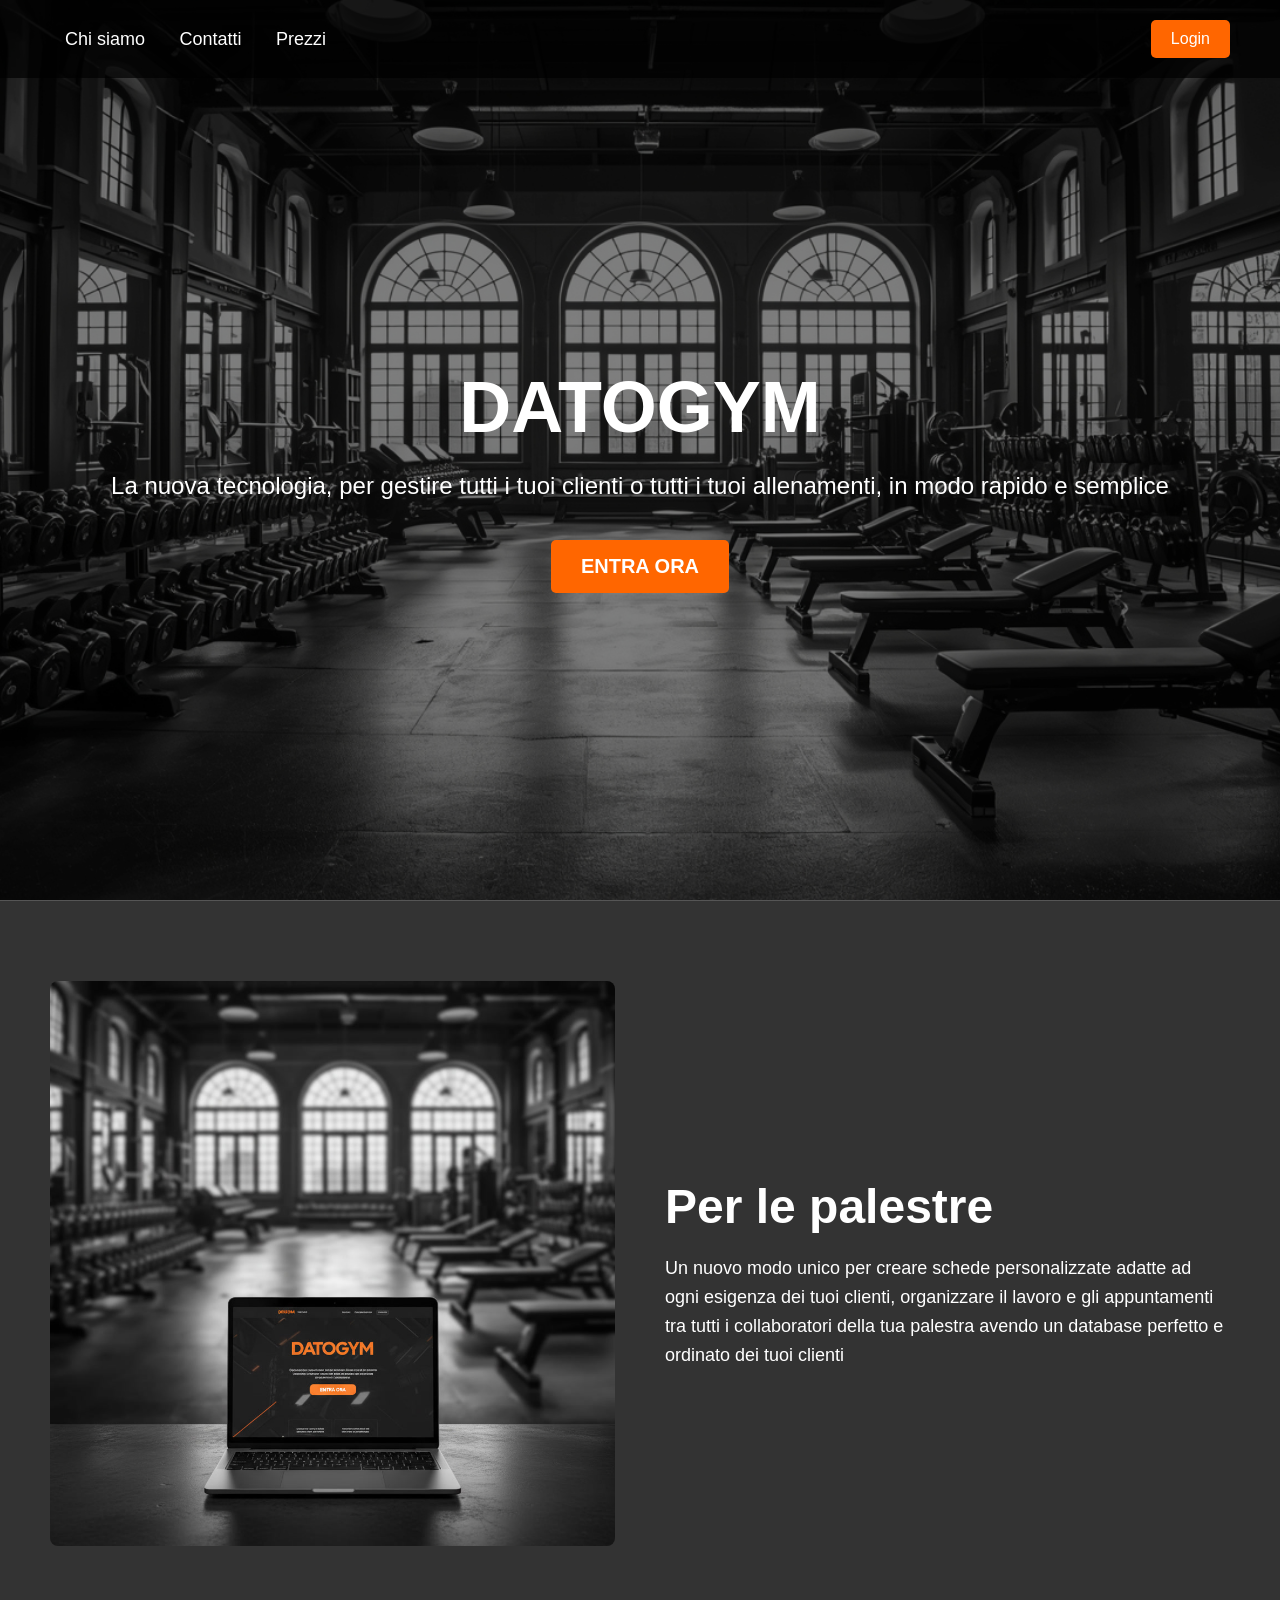
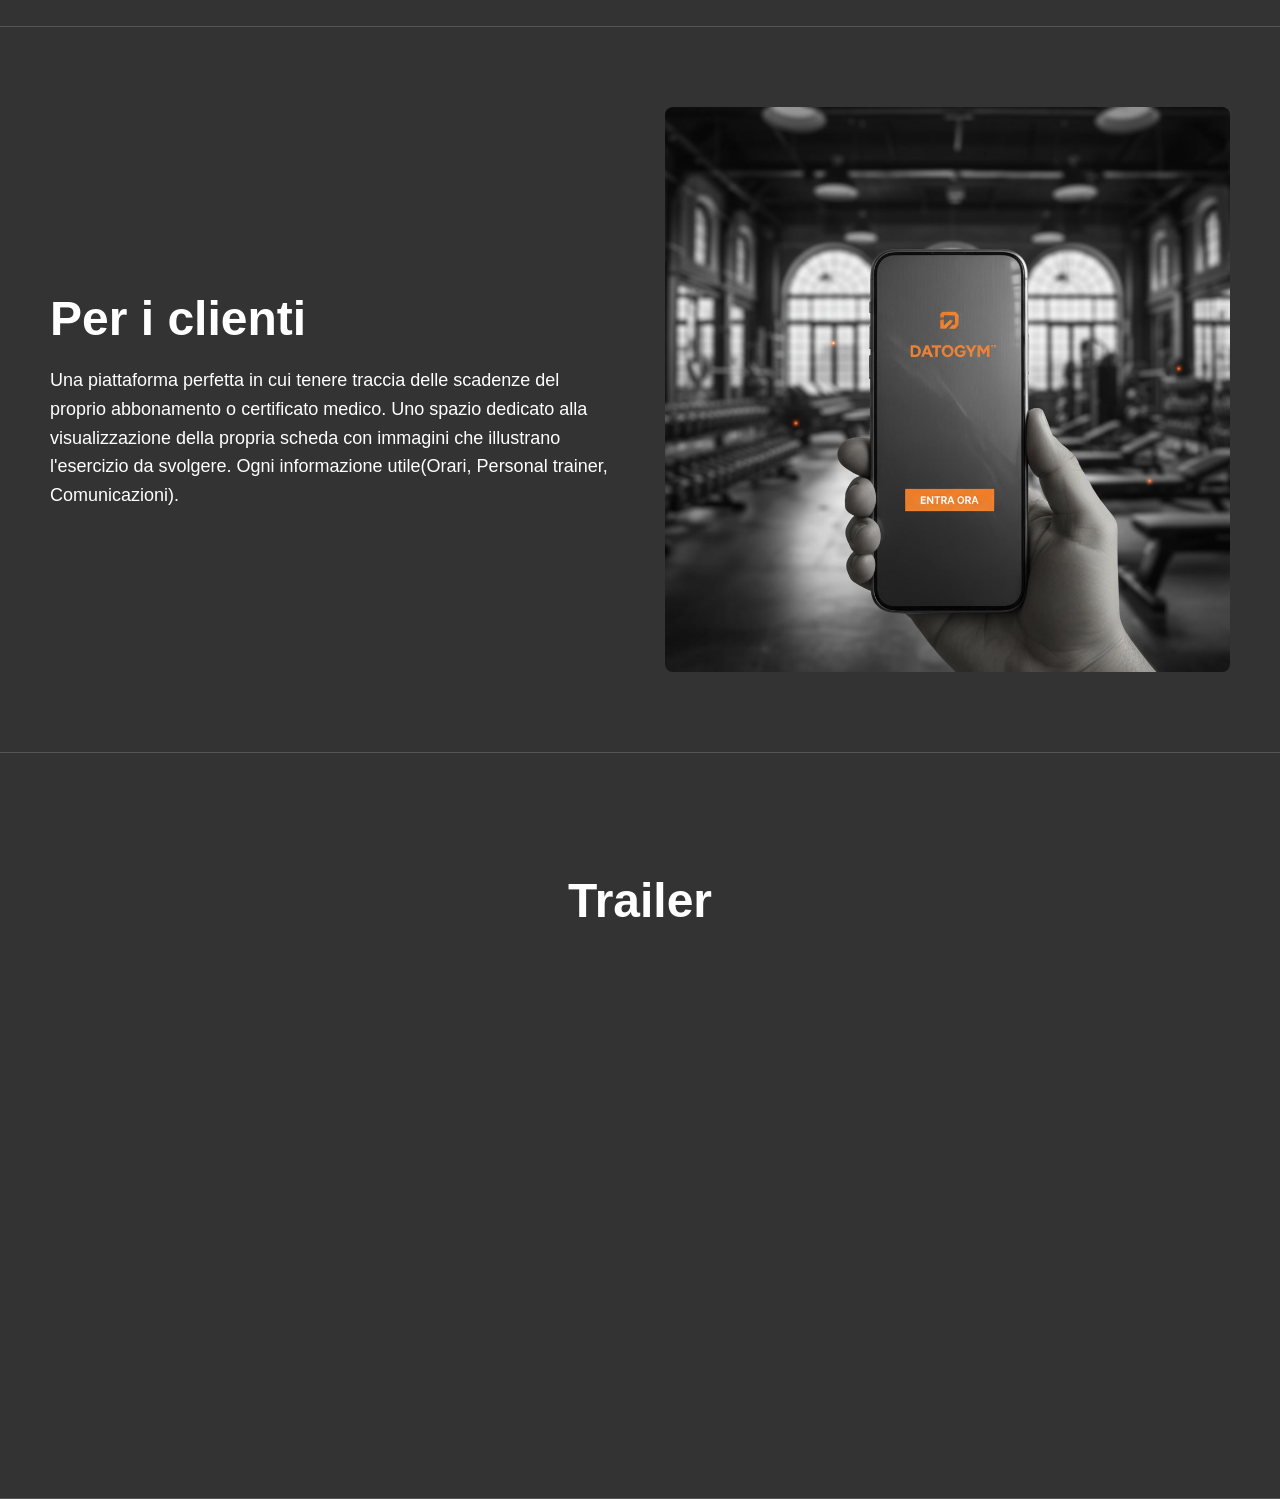
<file: index.html>
<!DOCTYPE html>
<html lang="it">
<head>
    <meta charset="UTF-8">
    <meta name="viewport" content="width=device-width, initial-scale=1.0">
    <title>DATOGYM</title>
    <link rel="stylesheet" href="./style.css">
</head>
<body>
    <section class="hero-section">
        <nav class="navbar">
            <div class="nav-links">
                <a href="#chi-siamo">Chi siamo</a>
                <a href="#contatti">Contatti</a>
                <a href="#prezzi">Prezzi</a>
            </div>
            <button class="login-btn">Login</button>
        </nav>
        <div class="hero-content">
            <h1>DATOGYM</h1>
            <p>La nuova tecnologia, per gestire tutti i tuoi clienti o tutti i tuoi allenamenti, in modo rapido e semplice</p>
            <button class="cta-btn">ENTRA ORA</button>
        </div>
        <img src="./image/palestra-sfondo.jpg" alt="Immagine palestra" class="hero-bg-img">
    </section>
    <hr>
    <!-- Nuova sezione per le palestre -->
    <section class="gym-info-section">
        <!-- Struttura modello per tutte le sezioni, con immagine a sinistra -->
        <div class="section-container">
            <div class="image-box">
                <img src="./image/foto1.jpg" alt="Immagine sezione palestre" class="section-image">
            </div>
            <div class="text-box">
                <h2>Per le palestre</h2>
                <p>Un nuovo modo unico per creare schede personalizzate adatte ad ogni esigenza dei tuoi clienti, organizzare il lavoro e gli appuntamenti tra tutti i collaboratori della tua palestra avendo un database perfetto e ordinato dei tuoi clienti</p>
            </div>
        </div>
    </section>
    <hr>
    <section class="client-info-section">
        <div class="section-container">
            <div class="text-box">
                <h2>Per i clienti</h2>
                <p>Una piattaforma perfetta in cui tenere traccia delle scadenze del proprio abbonamento o certificato medico. Uno spazio dedicato alla visualizzazione della propria scheda con immagini che illustrano l'esercizio da svolgere. Ogni informazione utile(Orari, Personal trainer, Comunicazioni).</p>
            </div>
            <div class="image-box">
                <img src="./image/foto2.jpg" alt="Informazioni per clienti" class="section-image">
            </div>
        </div>
    </section>
    <hr>
    <section class="trailer-section">
        <div class="section-container">
            <h2>Trailer</h2>
            <div class="video-container">
                <iframe width="560" height="315" src="https://www.youtube.com/embed/G0DrFY8SnXo" title="Trailer DATOGYM" frameborder="0" allow="accelerometer; autoplay; clipboard-write; encrypted-media; gyroscope; picture-in-picture" allowfullscreen></iframe>
            </div>
        </div>
    </section>
    <hr>
    <script src="./script.js"></script>
</body>
</html>
</file>
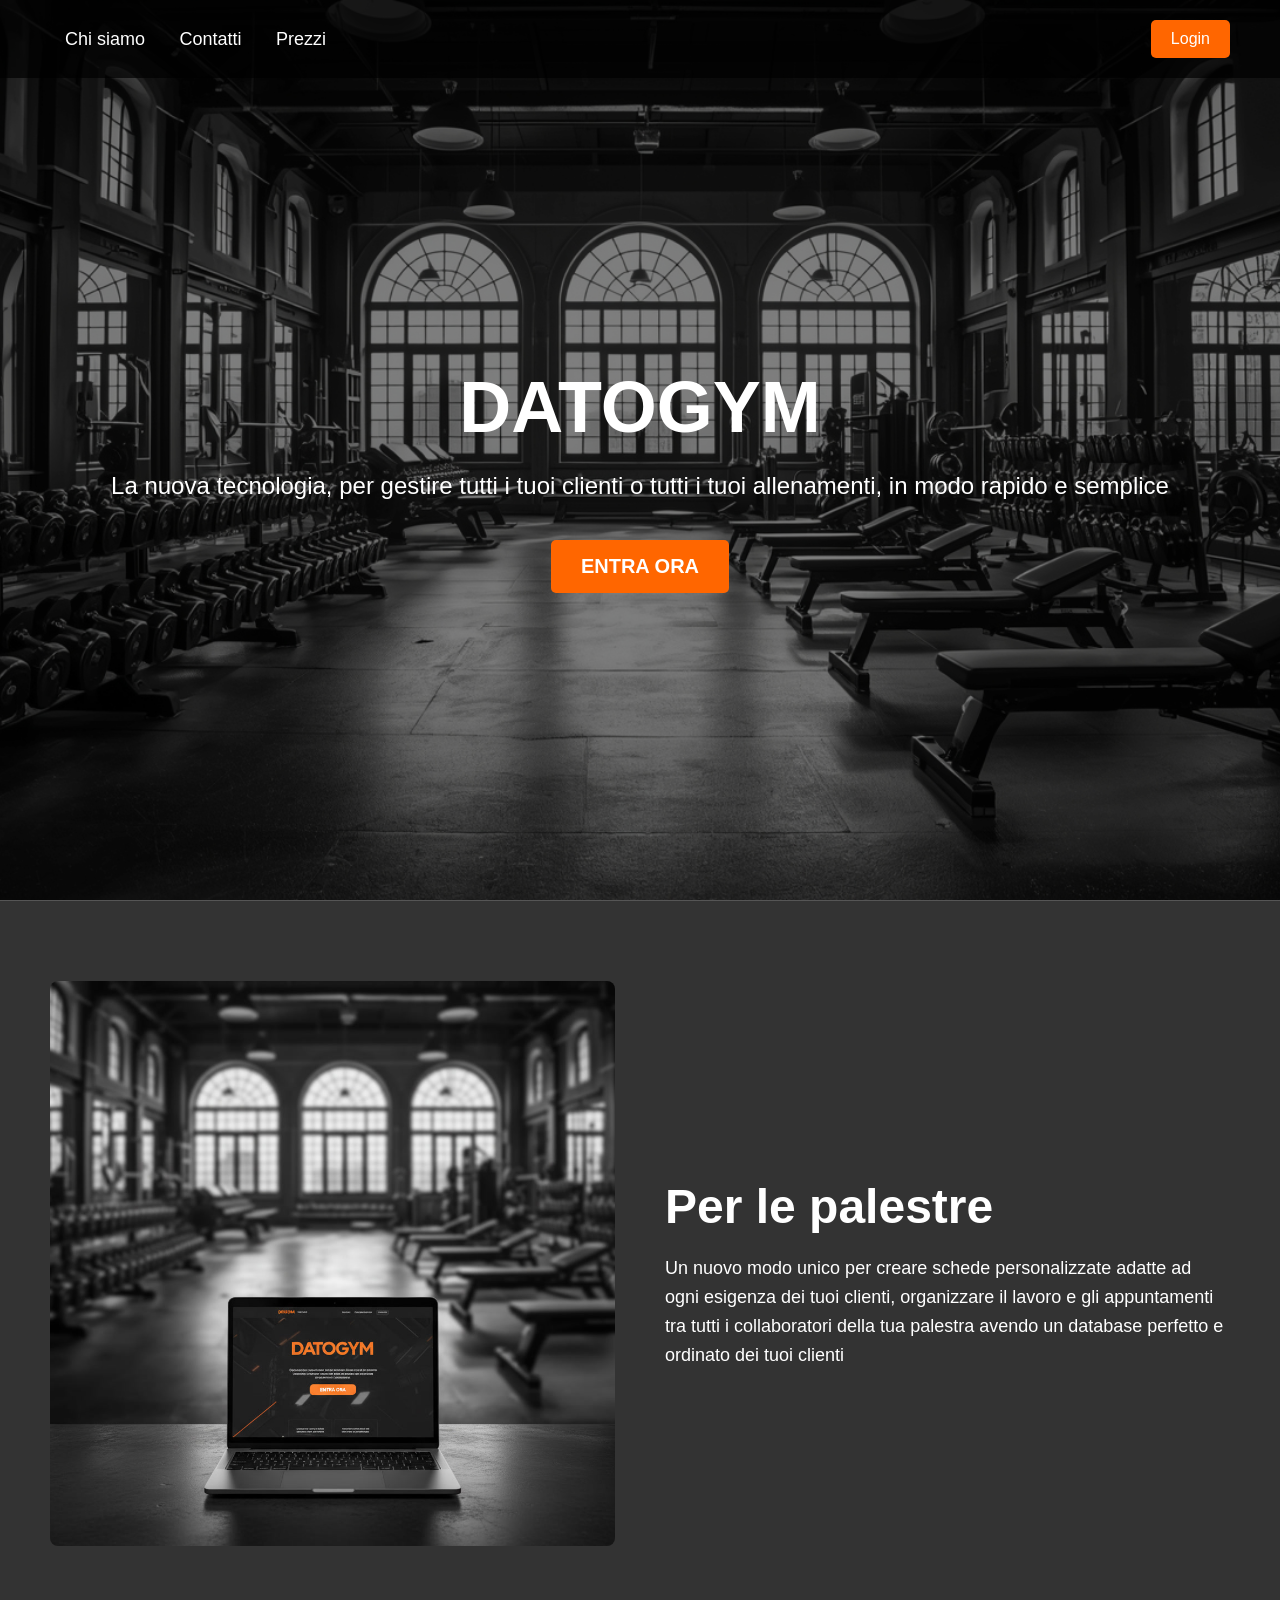
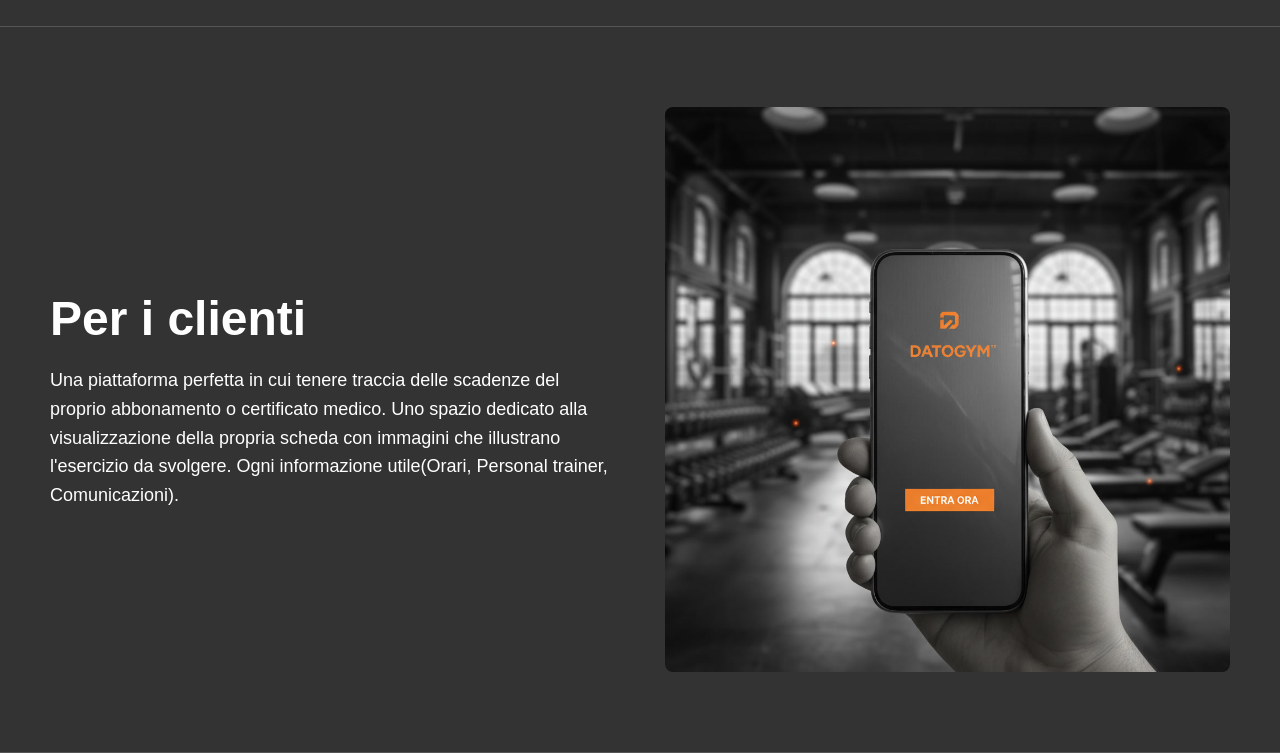
<file: copertina/index.html>
<!DOCTYPE html>
<html lang="it">
<head>
    <meta charset="UTF-8">
    <meta name="viewport" content="width=device-width, initial-scale=1.0">
    <title>DATOGYM</title>
    <link rel="stylesheet" href="style.css">
</head>
<body>
    <section class="hero-section">
        <nav class="navbar">
            <div class="nav-links">
                <a href="#chi-siamo">Chi siamo</a>
                <a href="#contatti">Contatti</a>
                <a href="#prezzi">Prezzi</a>
            </div>
            <button class="login-btn">Login</button>
        </nav>
        <div class="hero-content">
            <h1>DATOGYM</h1>
            <p>La nuova tecnologia, per gestire tutti i tuoi clienti o tutti i tuoi allenamenti, in modo rapido e semplice</p>
            <button class="cta-btn">ENTRA ORA</button>
        </div>
        <img src="image/palestra-sfondo.jpg" alt="Immagine palestra" class="hero-bg-img">
    </section>
    <hr>
    <!-- Nuova sezione per le palestre -->
    <section class="gym-info-section">
        <!-- Struttura modello per tutte le sezioni, con immagine a sinistra -->
        <div class="section-container">
            <div class="image-box">
                <img src="image/foto1.jpg" alt="Immagine sezione palestre" class="section-image">
            </div>
            <div class="text-box">
                <h2>Per le palestre</h2>
                <p>Un nuovo modo unico per creare schede personalizzate adatte ad ogni esigenza dei tuoi clienti, organizzare il lavoro e gli appuntamenti tra tutti i collaboratori della tua palestra avendo un database perfetto e ordinato dei tuoi clienti</p>
            </div>
        </div>
    </section>
    <hr>
    <section class="client-info-section">
        <div class="section-container">
            <div class="text-box">
                <h2>Per i clienti</h2>
                <p>Una piattaforma perfetta in cui tenere traccia delle scadenze del proprio abbonamento o certificato medico. Uno spazio dedicato alla visualizzazione della propria scheda con immagini che illustrano l'esercizio da svolgere. Ogni informazione utile(Orari, Personal trainer, Comunicazioni).</p>
            </div>
            <div class="image-box">
                <img src="image/foto2.jpg" alt="Informazioni per clienti" class="section-image">
            </div>
        </div>
    </section>
    <hr>
    <script src="script.js"> </script>
</body>
</html>
<!-- Nota: Inserisci l'immagine della palestra nel folder image con il nome palestra-sfondo.jpg -->
</file>
<file: style.css>
body {
    margin: 0;
    font-family: 'SF Pro Rounded', -apple-system, BlinkMacSystemFont, 'Segoe UI', Roboto, sans-serif;
    background-color: #f4f4f4;
    color: #333;
}

.hero-section {
    position: relative;
    width: 100%;
    height: 100vh;
    display: flex;
    flex-direction: column;
    align-items: center;
    justify-content: center;
    color: white;
    text-align: center;
    overflow: hidden;
}

.hero-bg-img {
    position: absolute;
    top: 0;
    left: 0;
    width: 100%;
    height: 100%;
    object-fit: cover;
    z-index: -1;
    filter: brightness(0.5);
}

.navbar {
    position: absolute;
    top: 0;
    width: 100%;
    display: flex;
    justify-content: space-between;
    align-items: center;
    padding: 20px 50px;
    background-color: rgba(0, 0, 0, 0.7);
    box-sizing: border-box;
}

.navbar .logo {
    font-size: 24px;
    font-weight: bold;
    color: white;
}

.navbar .nav-links a {
    color: white;
    text-decoration: none;
    margin: 0 15px;
    font-size: 18px;
}

.navbar .login-btn {
    background-color: #ff6600;
    color: white;
    border: none;
    padding: 10px 20px;
    border-radius: 5px;
    cursor: pointer;
    font-size: 16px;
}

.hero-content {
    z-index: 1;
}

.hero-content h1 {
    font-size: 72px;
    margin-bottom: 20px;
}

.hero-content p {
    font-size: 24px;
    margin-bottom: 40px;
}

.hero-content .cta-btn {
    background-color: #ff6600;
    color: white;
    border: none;
    padding: 15px 30px;
    border-radius: 5px;
    cursor: pointer;
    font-size: 20px;
    font-weight: bold;
}

.gym-info-section {
    background-color: #333;
    color: white;
    padding: 80px 50px;
    text-align: center;
}

.gym-info-section .section-container {
    display: flex;
    align-items: center;
    justify-content: center;
    max-width: 1200px;
    margin: 0 auto;
    gap: 50px;
}

.gym-info-section .image-box {
    flex: 1;
    min-width: 300px;
}

.gym-info-section .section-image {
    max-width: 100%;
    height: auto;
    display: block;
    border-radius: 8px;
}

.gym-info-section .text-box {
    flex: 1;
    text-align: left;
}

.gym-info-section h2 {
    font-size: 48px;
    margin-bottom: 20px;
}

.gym-info-section p {
    font-size: 18px;
    line-height: 1.6;
}

/* Client Info Section Styles */
.client-info-section {
    background-color: #333;
    color: white;
    padding: 80px 50px;
    text-align: center;
}

.client-info-section .section-container {
    display: flex;
    align-items: center;
    justify-content: center;
    max-width: 1200px;
    margin: 0 auto;
    gap: 50px;
}

.client-info-section .image-box {
    flex: 1;
    min-width: 300px;
}

.client-info-section .section-image {
    max-width: 100%;
    height: auto;
    display: block;
    border-radius: 8px;
}

.client-info-section .text-box {
    flex: 1;
    text-align: left;
}

.client-info-section h2 {
    font-size: 48px;
    margin-bottom: 20px;
}

.client-info-section p {
    font-size: 18px;
    line-height: 1.6;
}

/* Styling for horizontal rules */
hr {
    border: none;
    border-top: 1px solid #555;
    width: 100%;
    margin: 0;
    padding: 0;
}

/* Trailer Section Styles */
.trailer-section {
    background-color: #333;
    color: white;
    padding: 80px 50px;
    text-align: center;
}

.trailer-section .section-container {
    display: flex;
    flex-direction: column;
    align-items: center;
    justify-content: center;
    max-width: 1200px;
    margin: 0 auto;
}

.trailer-section h2 {
    font-size: 48px;
    margin-bottom: 40px;
    text-align: center;
}

.trailer-section .video-container {
    width: 100%;
    display: flex;
    justify-content: center;
    align-items: center;
}

.trailer-section iframe {
    border-radius: 8px;
    width: 100%;
    max-width: 800px;
    height: 450px;
}
</file>
<file: copertina/style.css>
body {
    margin: 0;
    font-family: Arial, sans-serif;
    background-color: #f4f4f4;
    color: #333;
}

.hero-section {
    position: relative;
    width: 100%;
    height: 100vh;
    display: flex;
    flex-direction: column;
    align-items: center;
    justify-content: center;
    color: white;
    text-align: center;
    overflow: hidden;
}

.hero-bg-img {
    position: absolute;
    top: 0;
    left: 0;
    width: 100%;
    height: 100%;
    object-fit: cover;
    z-index: -1;
    filter: brightness(0.5);
}

.navbar {
    position: absolute;
    top: 0;
    width: 100%;
    display: flex;
    justify-content: space-between;
    align-items: center;
    padding: 20px 50px;
    background-color: rgba(0, 0, 0, 0.7);
    box-sizing: border-box;
}

.navbar .logo {
    font-size: 24px;
    font-weight: bold;
    color: white;
}

.navbar .nav-links a {
    color: white;
    text-decoration: none;
    margin: 0 15px;
    font-size: 18px;
}

.navbar .login-btn {
    background-color: #ff6600;
    color: white;
    border: none;
    padding: 10px 20px;
    border-radius: 5px;
    cursor: pointer;
    font-size: 16px;
}

.hero-content {
    z-index: 1;
}

.hero-content h1 {
    font-size: 72px;
    margin-bottom: 20px;
}

.hero-content p {
    font-size: 24px;
    margin-bottom: 40px;
}

.hero-content .cta-btn {
    background-color: #ff6600;
    color: white;
    border: none;
    padding: 15px 30px;
    border-radius: 5px;
    cursor: pointer;
    font-size: 20px;
    font-weight: bold;
}

.gym-info-section {
    background-color: #333;
    color: white;
    padding: 80px 50px;
    text-align: center;
}

.gym-info-section .section-container {
    display: flex;
    align-items: center;
    justify-content: center;
    max-width: 1200px;
    margin: 0 auto;
    gap: 50px;
}

.gym-info-section .image-box {
    flex: 1;
    min-width: 300px;
}

.gym-info-section .section-image {
    max-width: 100%;
    height: auto;
    display: block;
    border-radius: 8px;
}

.gym-info-section .text-box {
    flex: 1;
    text-align: left;
}

.gym-info-section h2 {
    font-size: 48px;
    margin-bottom: 20px;
}

.gym-info-section p {
    font-size: 18px;
    line-height: 1.6;
}

/* Client Info Section Styles */
.client-info-section {
    background-color: #333;
    color: white;
    padding: 80px 50px;
    text-align: center;
}

.client-info-section .section-container {
    display: flex;
    align-items: center;
    justify-content: center;
    max-width: 1200px;
    margin: 0 auto;
    gap: 50px;
}

.client-info-section .image-box {
    flex: 1;
    min-width: 300px;
}

.client-info-section .section-image {
    max-width: 100%;
    height: auto;
    display: block;
    border-radius: 8px;
}

.client-info-section .text-box {
    flex: 1;
    text-align: left;
}

.client-info-section h2 {
    font-size: 48px;
    margin-bottom: 20px;
}

.client-info-section p {
    font-size: 18px;
    line-height: 1.6;
}

/* Styling for horizontal rules */
hr {
    border: none;
    border-top: 1px solid #555;
    width: 100%;
    margin: 0;
    padding: 0;
}
</file>
